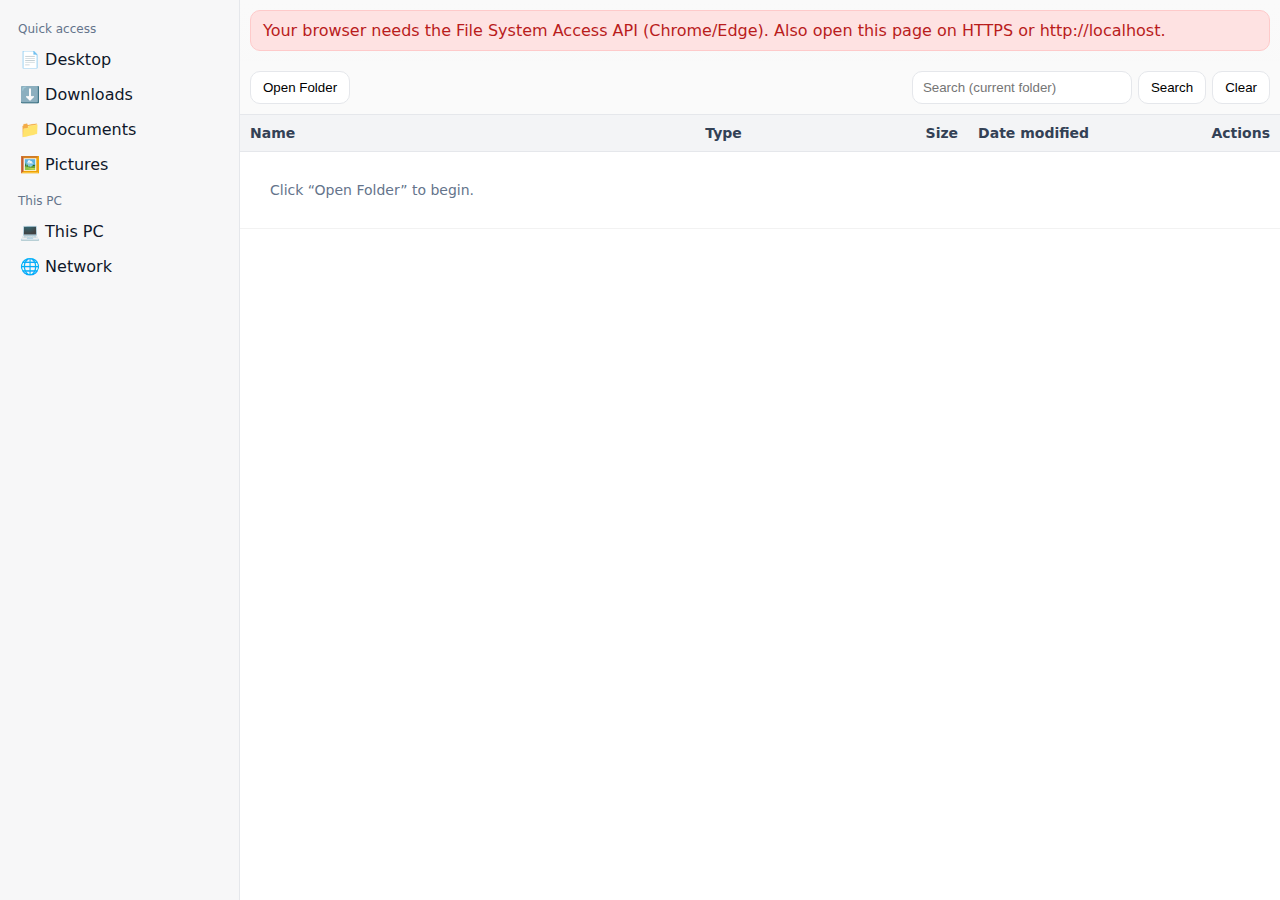
<file: desktop.html>
<!doctype html>
<html lang="en">
<head>
<meta charset="utf-8" />
<meta name="viewport" content="width=device-width,initial-scale=1" />
<title>Browser File Explorer</title>
<style>
  :root { --bg:#f4f5f7; --panel:#fff; --line:#e5e7eb; --text:#0f172a; --muted:#64748b; }
  * { box-sizing: border-box; }
  body { margin:0; font-family: Segoe UI, system-ui, -apple-system, Arial, sans-serif; color:var(--text); background:linear-gradient(#fafafa, #f0f0f0); }
  .app { display:flex; height:100vh; }
  .sidebar { width:240px; border-right:1px solid var(--line); background:#f7f7f8; padding:10px; }
  .side-head { font-size:12px; color:var(--muted); margin:12px 8px 6px; }
  .side-item { padding:8px 10px; border-radius:8px; cursor:pointer; }
  .side-item:hover { background:#eceff3; }
  .main { flex:1; display:flex; flex-direction:column; }
  .toolbar { display:flex; gap:8px; align-items:center; padding:10px; border-bottom:1px solid var(--line); background:#fafafa; }
  .btn { padding:8px 12px; border:1px solid var(--line); border-radius:10px; background:#fff; cursor:pointer; }
  .btn:hover { box-shadow:0 1px 6px rgba(0,0,0,.06); }
  .path { flex:1; display:flex; gap:6px; align-items:center; overflow:auto; }
  .crumb { padding:6px 10px; border:1px solid var(--line); background:#fff; border-radius:10px; white-space:nowrap; cursor:pointer; }
  .search { display:flex; gap:6px; }
  .input { padding:8px 10px; border:1px solid var(--line); border-radius:10px; min-width:220px; }
  .table-wrap { flex:1; overflow:auto; background:var(--panel); }
  table { width:100%; border-collapse:collapse; font-size:14px; }
  thead th { position:sticky; top:0; background:#f3f4f6; border-bottom:1px solid var(--line); text-align:left; padding:10px; font-weight:600; color:#334155; }
  tbody td { border-bottom:1px solid #f2f2f2; padding:10px; }
  tr:hover { background:#fafafa; }
  .name { display:flex; gap:10px; align-items:center; }
  .icon { width:18px; text-align:center; }
  .muted { color:var(--muted); }
  .right { text-align:right; }
  .empty { padding:30px; color:var(--muted); }
  .warning { padding:10px 12px; color:#b91c1c; background:#fee2e2; border:1px solid #fecaca; border-radius:10px; margin:10px; }
</style>
</head>
<body>
<div class="app">
  <!-- Sidebar (visual only) -->
  <aside class="sidebar">
    <div class="side-head">Quick access</div>
    <div class="side-item">📄 Desktop</div>
    <div class="side-item">⬇️ Downloads</div>
    <div class="side-item">📁 Documents</div>
    <div class="side-item">🖼️ Pictures</div>
    <div class="side-head">This PC</div>
    <div class="side-item">💻 This PC</div>
    <div class="side-item">🌐 Network</div>
  </aside>

  <!-- Main -->
  <section class="main">
    <div id="compatNotice" class="warning" style="display:none">
      Your browser needs the File System Access API (Chrome/Edge). Also open this page on HTTPS or http://localhost.
    </div>

    <div class="toolbar">
      <button id="pickBtn" class="btn">Open Folder</button>
      <div id="path" class="path"></div>
      <div class="search">
        <input id="query" class="input" placeholder="Search (current folder)" />
        <button id="searchBtn" class="btn">Search</button>
        <button id="clearBtn" class="btn">Clear</button>
      </div>
    </div>

    <div class="table-wrap">
      <table>
        <thead>
          <tr>
            <th style="width:48%">Name</th>
            <th style="width:16%">Type</th>
            <th class="right" style="width:12%">Size</th>
            <th style="width:24%">Date modified</th>
            <th class="right" style="width:10%">Actions</th>
          </tr>
        </thead>
        <tbody id="rows">
          <tr><td class="empty" colspan="5">Click “Open Folder” to begin.</td></tr>
        </tbody>
      </table>
    </div>
  </section>
</div>

<script>
  // ---- Capability check ----
  const supportsFS = 'showDirectoryPicker' in window;
  if (!supportsFS || (location.protocol !== 'https:' && location.hostname !== 'localhost')) {
    document.getElementById('compatNotice').style.display = '';
  }

  // ---- State ----
  /** @type {FileSystemDirectoryHandle|null} */
  let rootHandle = null;
  let currentHandle = null;
  let breadcrumb = []; // array of {name, handle}
  let currentEntries = []; // cached entries in current folder
  let filterText = "";

  // ---- Helpers ----
  async function listDir(dirHandle) {
    const items = [];
    // for-await works on directory handles
    for await (const [name, handle] of dirHandle.entries()) {
      const entry = { name, kind: handle.kind, handle };
      if (handle.kind === 'file') {
        try {
          const file = await handle.getFile();
          entry.size = file.size;
          entry.mtime = file.lastModified;
          entry.type = file.type || extToType(name);
        } catch { /* permission or transient error */ }
      } else {
        entry.type = 'Folder';
      }
      items.push(entry);
    }
    // sort: folders first, then files, alphabetical
    items.sort((a,b) => (a.kind===b.kind ? a.name.localeCompare(b.name) : a.kind==='directory' ? -1 : 1));
    return items;
  }

  function extToType(name) {
    const ext = name.split('.').pop().toLowerCase();
    const map = { pdf:'PDF', jpg:'JPEG Image', jpeg:'JPEG Image', png:'PNG Image',
                  gif:'GIF Image', txt:'Text Document', md:'Markdown', html:'HTML Document',
                  js:'JavaScript', css:'CSS', json:'JSON', zip:'ZIP', rar:'RAR' };
    return map[ext] || 'File';
  }

  function fmtSize(n) {
    if (!Number.isFinite(n)) return '';
    if (n < 1024) return `${n} B`;
    const u = ['KB','MB','GB','TB']; let i= -1;
    do { n/=1024; i++; } while (n>=1024 && i<u.length-1);
    return `${n.toFixed(1)} ${u[i]}`;
  }

  function fmtDate(ms) {
    if (!ms) return '';
    const d = new Date(ms);
    return d.toLocaleString();
  }

  function renderPath() {
    const pathEl = document.getElementById('path');
    pathEl.innerHTML = '';
    breadcrumb.forEach((seg, i) => {
      const b = document.createElement('button');
      b.className = 'crumb';
      b.textContent = seg.name || 'Root';
      b.onclick = () => openDirIndex(i);
      pathEl.appendChild(b);
    });
  }

  function renderRows() {
    const tbody = document.getElementById('rows');
    tbody.innerHTML = '';
    const term = filterText.trim().toLowerCase();
    const list = term ? currentEntries.filter(e => e.name.toLowerCase().includes(term)) : currentEntries;

    if (!list.length) {
      const tr = document.createElement('tr');
      const td = document.createElement('td');
      td.colSpan = 5;
      td.className = 'empty';
      td.textContent = term ? 'No matching items.' : 'This folder is empty.';
      tr.appendChild(td);
      tbody.appendChild(tr);
      return;
    }

    for (const e of list) {
      const tr = document.createElement('tr');

      const tdName = document.createElement('td');
      tdName.className = 'name';
      const icon = document.createElement('span');
      icon.className = 'icon';
      icon.textContent = e.kind === 'directory' ? '📁' : '📄';
      const nameBtn = document.createElement('button');
      nameBtn.textContent = e.name;
      nameBtn.style.all = 'unset';
      nameBtn.style.cursor = 'pointer';
      nameBtn.onclick = () => e.kind === 'directory' ? openDir(e) : previewFile(e);
      tdName.append(icon, nameBtn);

      const tdType = document.createElement('td');
      tdType.textContent = e.type || (e.kind==='directory' ? 'Folder' : 'File');
      const tdSize = document.createElement('td');
      tdSize.className = 'right';
      tdSize.textContent = e.kind === 'file' ? fmtSize(e.size) : '';
      const tdDate = document.createElement('td');
      tdDate.textContent = e.kind === 'file' ? fmtDate(e.mtime) : '';

      const tdAct = document.createElement('td');
      tdAct.className = 'right';
      const delBtn = document.createElement('button');
      delBtn.className = 'btn';
      delBtn.textContent = 'Delete';
      delBtn.onclick = () => removeEntry(e);
      tdAct.appendChild(delBtn);

      tr.append(tdName, tdType, tdSize, tdDate, tdAct);
      tbody.appendChild(tr);
    }
  }

  async function previewFile(entry) {
    // Simple download on click (no inline preview here)
    const file = await entry.handle.getFile();
    const url = URL.createObjectURL(file);
    const a = document.createElement('a');
    a.href = url;
    a.download = entry.name;
    a.click();
    URL.revokeObjectURL(url);
  }

  async function ensureWrite(handle) {
    // ask permission if needed
    if (await handle.queryPermission?.({mode:'readwrite'}) === 'granted') return true;
    const res = await handle.requestPermission?.({mode:'readwrite'});
    return res === 'granted';
  }

  // ---- Actions ----
  document.getElementById('pickBtn').onclick = async () => {
    try {
      rootHandle = await window.showDirectoryPicker({ id:'explorer-root' });
      breadcrumb = [{ name: rootHandle.name || 'Root', handle: rootHandle }];
      currentHandle = rootHandle;
      currentEntries = await listDir(currentHandle);
      renderPath(); renderRows();
    } catch (e) { /* user canceled */ }
  };

  async function openDir(entry) {
    breadcrumb.push({ name: entry.name, handle: entry.handle });
    currentHandle = entry.handle;
    currentEntries = await listDir(currentHandle);
    renderPath(); renderRows();
  }

  async function openDirIndex(idx) {
    breadcrumb = breadcrumb.slice(0, idx + 1);
    currentHandle = breadcrumb[idx].handle;
    currentEntries = await listDir(currentHandle);
    renderPath(); renderRows();
  }

  async function removeEntry(entry) {
    if (!currentHandle) return;
    if (!(await ensureWrite(currentHandle))) return alert('Write permission denied.');
    const ok = confirm(`Delete "${entry.name}"?`);
    if (!ok) return;
    try {
      await currentHandle.removeEntry(entry.name, { recursive: entry.kind === 'directory' });
      currentEntries = currentEntries.filter(e => e !== entry);
      renderRows();
    } catch (e) {
      alert('Delete failed: ' + (e?.message || e));
    }
  }

  // ---- Search (current folder only) ----
  const q = document.getElementById('query');
  document.getElementById('searchBtn').onclick = () => { filterText = q.value; renderRows(); };
  document.getElementById('clearBtn').onclick = () => { q.value=''; filterText=''; renderRows(); };
  q.addEventListener('keydown', e => { if (e.key === 'Enter') { filterText = q.value; renderRows(); } });
</script>
</body>
</html>
</file>
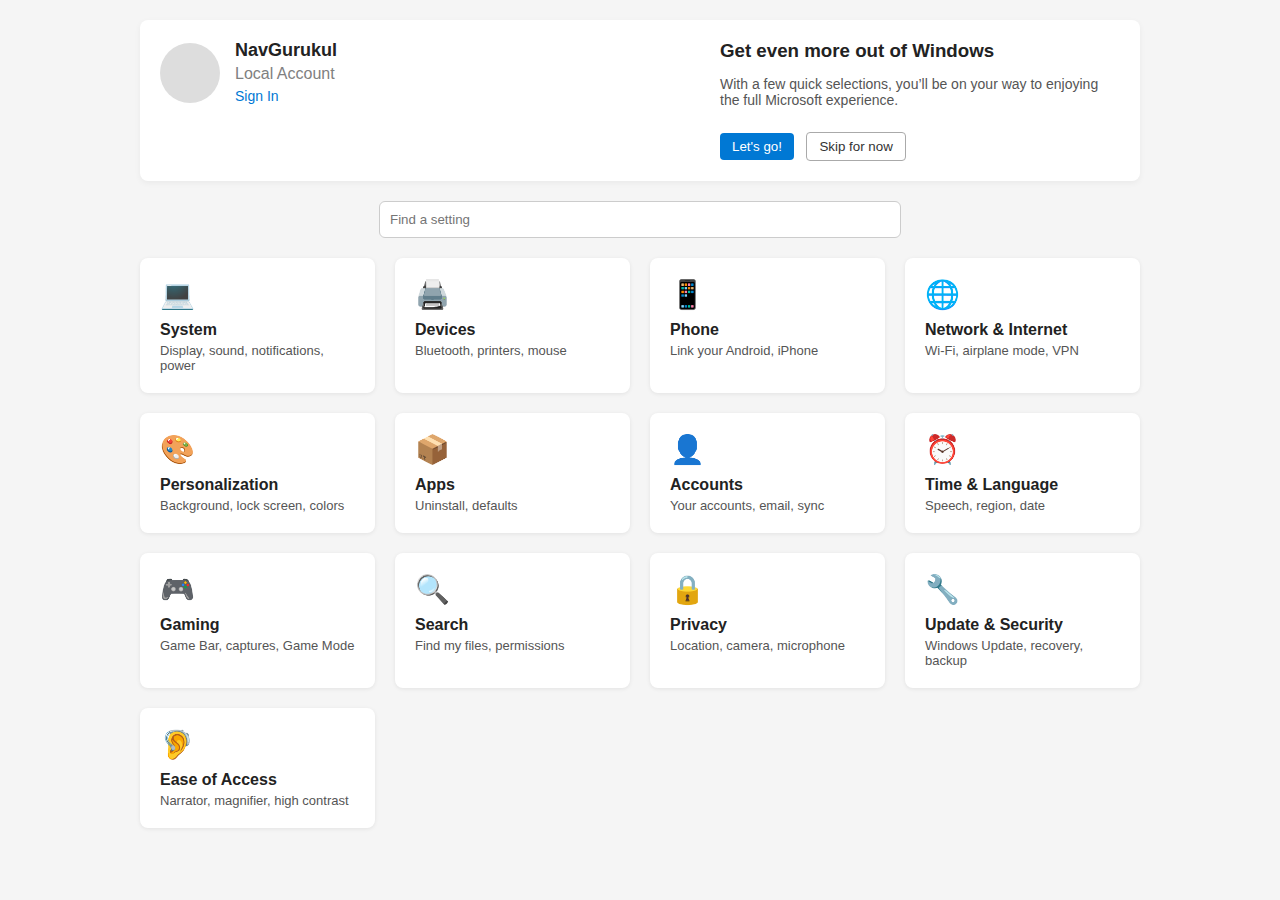
<file: setting.html>
<!DOCTYPE html>
<html lang="en">
<head>
  <meta charset="UTF-8">
  <meta name="viewport" content="width=device-width, initial-scale=1.0">
  <title>Windows Settings Clone</title>
  <link rel="stylesheet" href="setting.css">
</head>
<body>
  <div class="settings-container">
    <!-- Profile Section -->
    <header class="profile">
      <div class="user-info">
        <div class="avatar"></div>
        <div>
          <h2>NavGurukul</h2>
          <p>Local Account</p>
          <a href="#">Sign In</a>
        </div>
      </div>
      <div class="cta">
        <h3>Get even more out of Windows</h3>
        <p>With a few quick selections, you’ll be on your way to enjoying the full Microsoft experience.</p>
        <button class="primary">Let's go!</button>
        <button class="secondary">Skip for now</button>
      </div>
    </header>

    <!-- Search Bar -->
    <div class="search-box">
      <input type="text" placeholder="Find a setting">
    </div>

    <!-- Settings Grid -->
    <main class="grid">
      <div class="card">
        <span class="icon">💻</span>
        <h4>System</h4>
        <p>Display, sound, notifications, power</p>
      </div>
      <div class="card">
        <span class="icon">🖨️</span>
        <h4>Devices</h4>
        <p>Bluetooth, printers, mouse</p>
      </div>
      <div class="card">
        <span class="icon">📱</span>
        <h4>Phone</h4>
        <p>Link your Android, iPhone</p>
      </div>
      <div class="card">
        <span class="icon">🌐</span>
        <h4>Network & Internet</h4>
        <p>Wi-Fi, airplane mode, VPN</p>
      </div>
      <div class="card">
        <span class="icon">🎨</span>
        <h4>Personalization</h4>
        <p>Background, lock screen, colors</p>
      </div>
      <div class="card">
        <span class="icon">📦</span>
        <h4>Apps</h4>
        <p>Uninstall, defaults</p>
      </div>
      <div class="card">
        <span class="icon">👤</span>
        <h4>Accounts</h4>
        <p>Your accounts, email, sync</p>
      </div>
      <div class="card">
        <span class="icon">⏰</span>
        <h4>Time & Language</h4>
        <p>Speech, region, date</p>
      </div>
      <div class="card">
        <span class="icon">🎮</span>
        <h4>Gaming</h4>
        <p>Game Bar, captures, Game Mode</p>
      </div>
      <div class="card">
        <span class="icon">🔍</span>
        <h4>Search</h4>
        <p>Find my files, permissions</p>
      </div>
      <div class="card">
        <span class="icon">🔒</span>
        <h4>Privacy</h4>
        <p>Location, camera, microphone</p>
      </div>
      <div class="card">
        <span class="icon">🔧</span>
        <h4>Update & Security</h4>
        <p>Windows Update, recovery, backup</p>
      </div>
      <div class="card">
        <span class="icon">🦻</span>
        <h4>Ease of Access</h4>
        <p>Narrator, magnifier, high contrast</p>
      </div>
    </main>
  </div>
</body>
</html>
</file>
<file: setting.css>
body {
  margin: 0;
  font-family: Segoe UI, Arial, sans-serif;
  background: #f5f5f5;
  color: #222;
}

.settings-container {
  max-width: 1000px;
  margin: auto;
  padding: 20px;
}

/* Profile section */
.profile {
  display: flex;
  justify-content: space-between;
  align-items: flex-start;
  background: #fff;
  padding: 20px;
  border-radius: 8px;
  margin-bottom: 20px;
  box-shadow: 0 2px 6px rgba(0,0,0,0.05);
}

.user-info {
  display: flex;
  gap: 15px;
  align-items: center;
}

.avatar {
  width: 60px;
  height: 60px;
  border-radius: 50%;
  background: #ddd;
}

.user-info h2 {
  margin: 0;
  font-size: 18px;
}

.user-info p {
  margin: 4px 0;
  color: gray;
}

.user-info a {
  font-size: 14px;
  color: #0078d4;
  text-decoration: none;
}

.cta {
  max-width: 400px;
}

.cta h3 {
  margin: 0 0 5px;
}

.cta p {
  font-size: 14px;
  color: #555;
}

button {
  margin-top: 10px;
  margin-right: 8px;
  padding: 6px 12px;
  border: none;
  border-radius: 4px;
  cursor: pointer;
}

button.primary {
  background: #0078d4;
  color: white;
}

button.secondary {
  background: transparent;
  border: 1px solid #aaa;
  color: #333;
}

/* Search */
.search-box {
  margin: 20px 0;
  text-align: center;
}

.search-box input {
  width: 80%;
  max-width: 500px;
  padding: 10px;
  border-radius: 6px;
  border: 1px solid #ccc;
}

/* Grid */
.grid {
  display: grid;
  grid-template-columns: repeat(auto-fill, minmax(220px, 1fr));
  gap: 20px;
}

.card {
  background: #fff;
  padding: 20px;
  border-radius: 8px;
  box-shadow: 0 1px 4px rgba(0,0,0,0.08);
  cursor: pointer;
  transition: transform 0.2s ease;
}

.card:hover {
  transform: scale(1.03);
}

.icon {
  font-size: 28px;
  display: block;
  margin-bottom: 10px;
}

.card h4 {
  margin: 0;
  font-size: 16px;
}

.card p {
  font-size: 13px;
  color: #555;
  margin: 4px 0 0;
}
</file>
